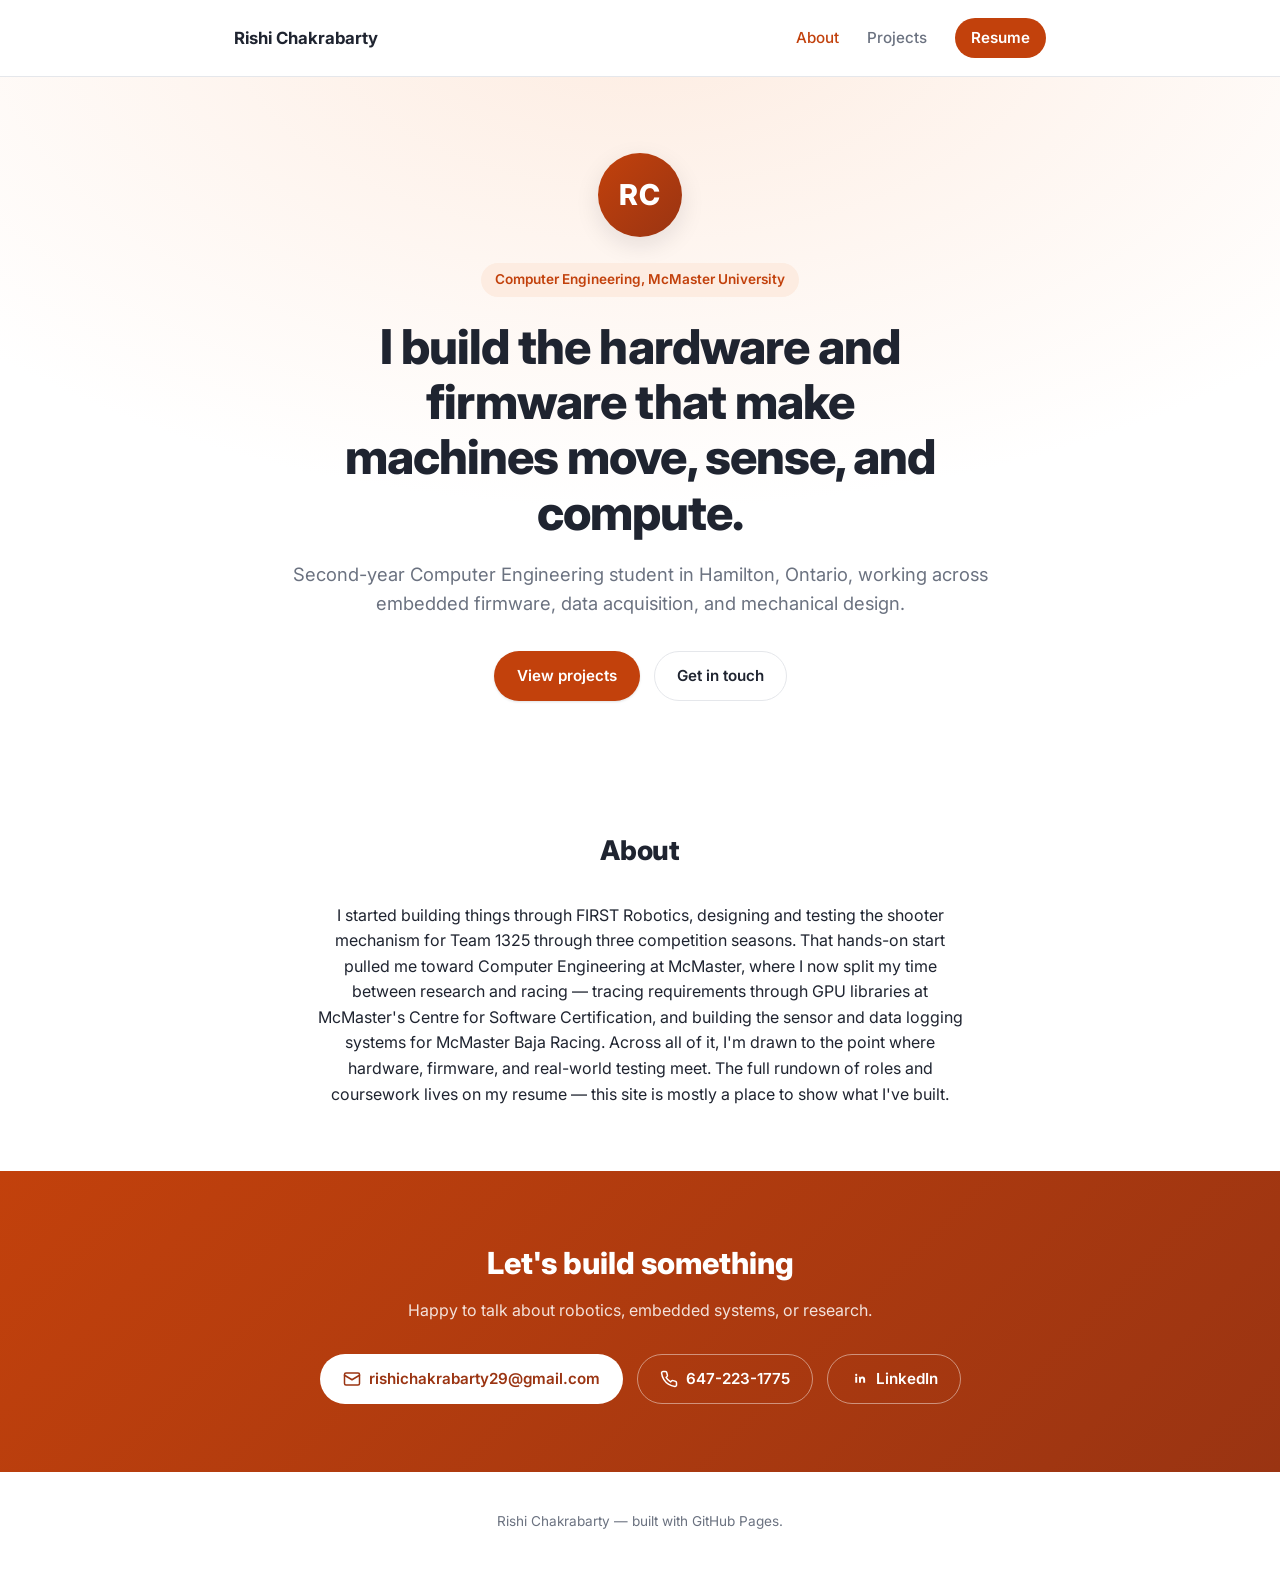
<file: index.html>
<!DOCTYPE html>
<html lang="en">
<head>
<meta charset="UTF-8">
<meta name="viewport" content="width=device-width, initial-scale=1.0">
<title>Rishi Chakrabarty — About</title>
<meta name="description" content="Rishi Chakrabarty, Computer Engineering student at McMaster University.">
<link rel="preconnect" href="https://fonts.googleapis.com">
<link rel="preconnect" href="https://fonts.gstatic.com" crossorigin>
<link href="https://fonts.googleapis.com/css2?family=Inter:wght@400;500;600;700;800&display=swap" rel="stylesheet">
<link rel="stylesheet" href="style.css">
</head>
<body>

<header class="site-header">
  <div class="header-inner">
    <a href="index.html" class="wordmark">Rishi Chakrabarty</a>
    <nav class="site-nav">
      <a href="index.html" class="nav-link active">About</a>
      <a href="projects.html" class="nav-link">Projects</a>
      <!-- TODO: point this at your hosted resume link -->
      <a href="#" class="nav-link nav-resume">Resume</a>
    </nav>
  </div>
</header>

<section class="band hero-band">
  <div class="wrap hero">
    <div class="avatar">RC</div>
    <p class="hero-eyebrow">Computer Engineering, McMaster University</p>
    <h1>I build the hardware and firmware that make machines move, sense, and compute.</h1>
    <p class="hero-sub">Second-year Computer Engineering student in Hamilton, Ontario, working across embedded firmware, data acquisition, and mechanical design.</p>
    <div class="hero-actions">
      <a href="projects.html" class="btn btn-primary">View projects</a>
      <a href="#contact" class="btn btn-outline">Get in touch</a>
    </div>
  </div>
</section>

<section class="band block">
  <div class="wrap">
    <div class="block-head">
      <h2>About</h2>
    </div>
    <p class="lede centered">
      I started building things through FIRST Robotics, designing and testing the shooter mechanism
      for Team 1325 through three competition seasons. That hands-on start pulled me toward
      Computer Engineering at McMaster, where I now split my time between research and racing —
      tracing requirements through GPU libraries at McMaster's Centre for Software Certification, and
      building the sensor and data logging systems for McMaster Baja Racing. Across all of it, I'm
      drawn to the point where hardware, firmware, and real-world testing meet. The full rundown of
      roles and coursework lives on my resume — this site is mostly a place to show what I've built.
    </p>
  </div>
</section>

<section class="band cta-band" id="contact">
  <div class="wrap contact-block">
    <h2>Let's build something</h2>
    <p class="lede centered">Happy to talk about robotics, embedded systems, or research.</p>
    <div class="cta-buttons">
      <a class="btn btn-on-dark" href="mailto:rishichakrabarty29@gmail.com">
        <svg viewBox="0 0 24 24" fill="none" stroke="currentColor" stroke-width="2" stroke-linecap="round" stroke-linejoin="round"><rect x="2" y="4" width="20" height="16" rx="2"/><path d="m2 7 10 6 10-6"/></svg>
        rishichakrabarty29@gmail.com
      </a>
      <a class="btn btn-outline-on-dark" href="tel:+16472231775">
        <svg viewBox="0 0 24 24" fill="none" stroke="currentColor" stroke-width="2" stroke-linecap="round" stroke-linejoin="round"><path d="M22 16.92v3a2 2 0 0 1-2.18 2 19.79 19.79 0 0 1-8.63-3.07 19.5 19.5 0 0 1-6-6 19.79 19.79 0 0 1-3.07-8.67A2 2 0 0 1 4.11 2h3a2 2 0 0 1 2 1.72c.13.96.36 1.9.7 2.81a2 2 0 0 1-.45 2.11L8.09 9.91a16 16 0 0 0 6 6l1.27-1.27a2 2 0 0 1 2.11-.45c.91.34 1.85.57 2.81.7A2 2 0 0 1 22 16.92z"/></svg>
        647-223-1775
      </a>
      <a class="btn btn-outline-on-dark" href="https://www.linkedin.com/in/rishi-chakrabarty-370bb5281/" target="_blank" rel="noopener">
        <svg viewBox="0 0 24 24" fill="currentColor"><rect width="24" height="24" rx="4" fill="none"/><path d="M7 9h2.6v8H7zM8.3 8a1.45 1.45 0 1 1 0-2.9 1.45 1.45 0 0 1 0 2.9zM11.6 9h2.5v1.3c.4-.7 1.3-1.5 2.7-1.5 2 0 3.4 1.3 3.4 4V17h-2.6v-3.8c0-1-.4-1.8-1.4-1.8-.8 0-1.3.5-1.5 1-.1.2-.1.5-.1.8V17h-2.6c0-.1 0-6.6 0-8z"/></svg>
        LinkedIn
      </a>
    </div>
  </div>
</section>

<footer class="site-footer">
  <div class="wrap">
    <p>Rishi Chakrabarty — built with GitHub Pages.</p>
  </div>
</footer>

</body>
</html>
</file>
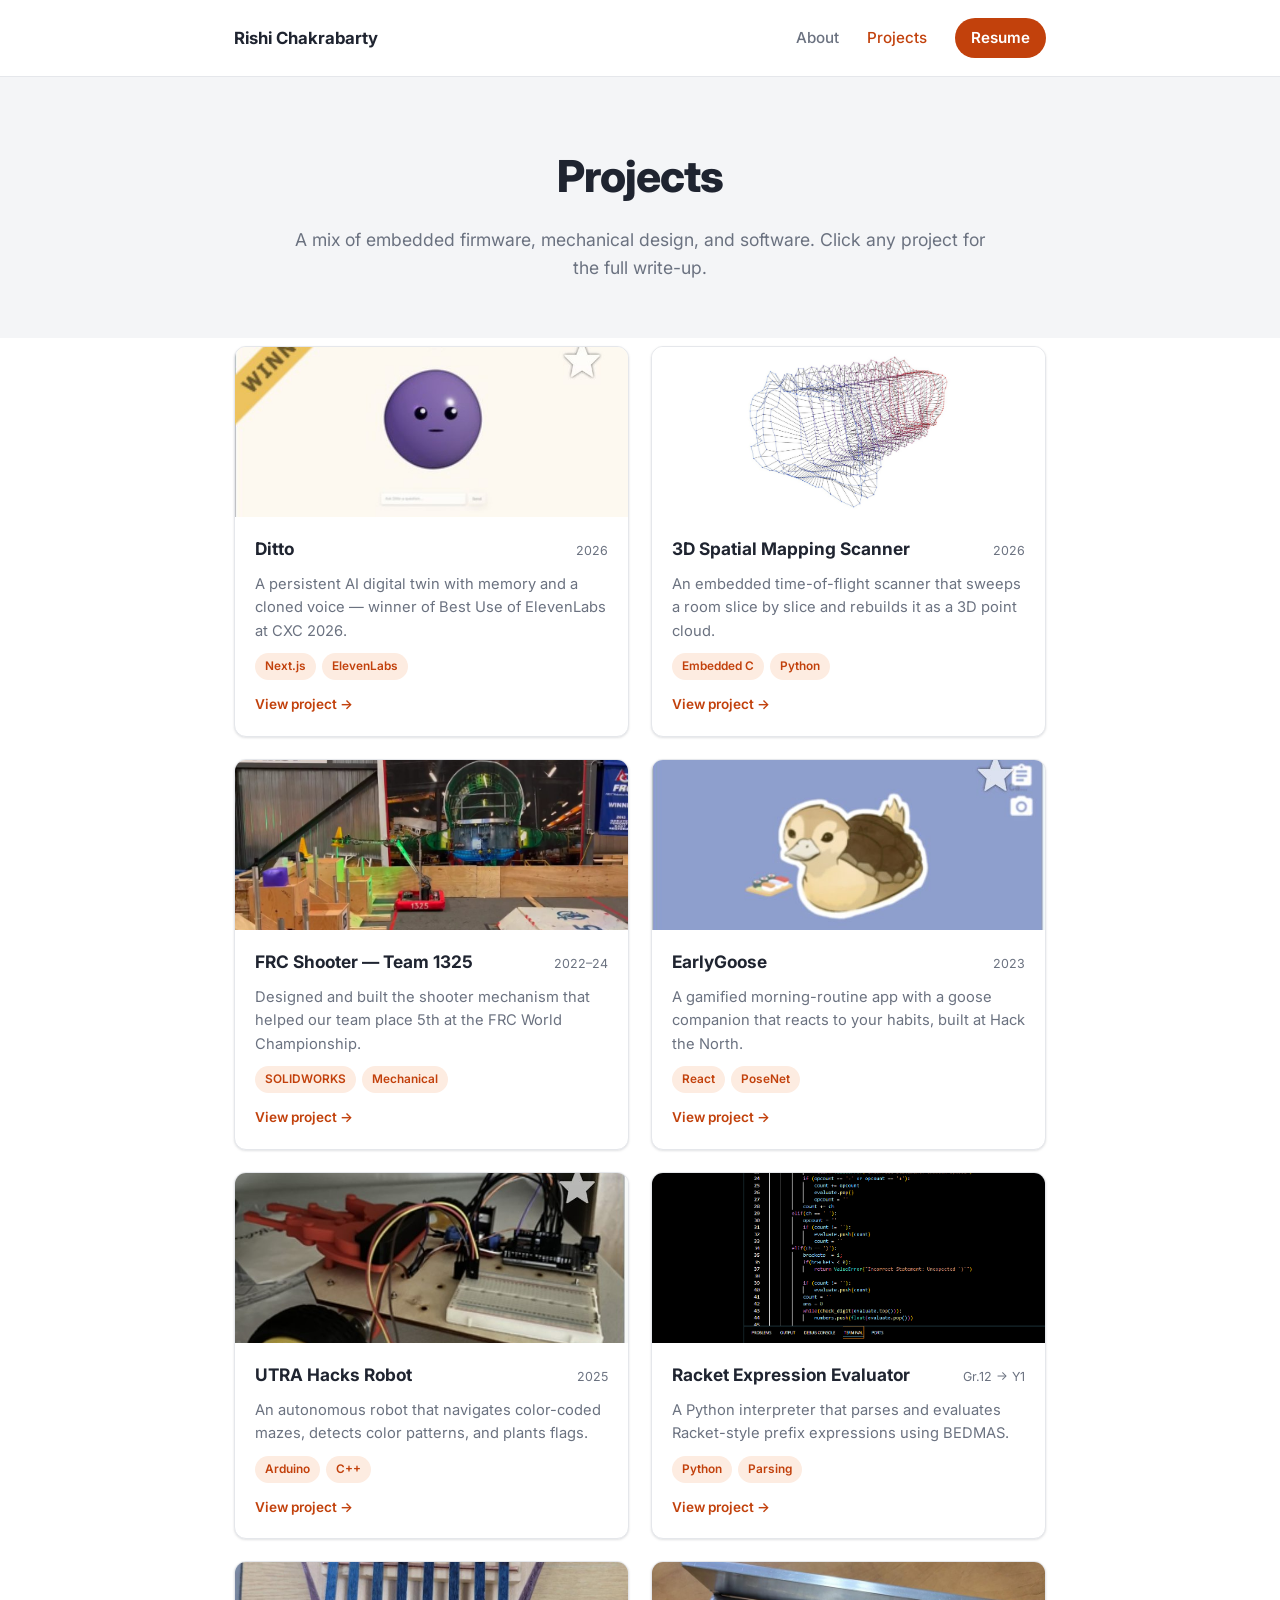
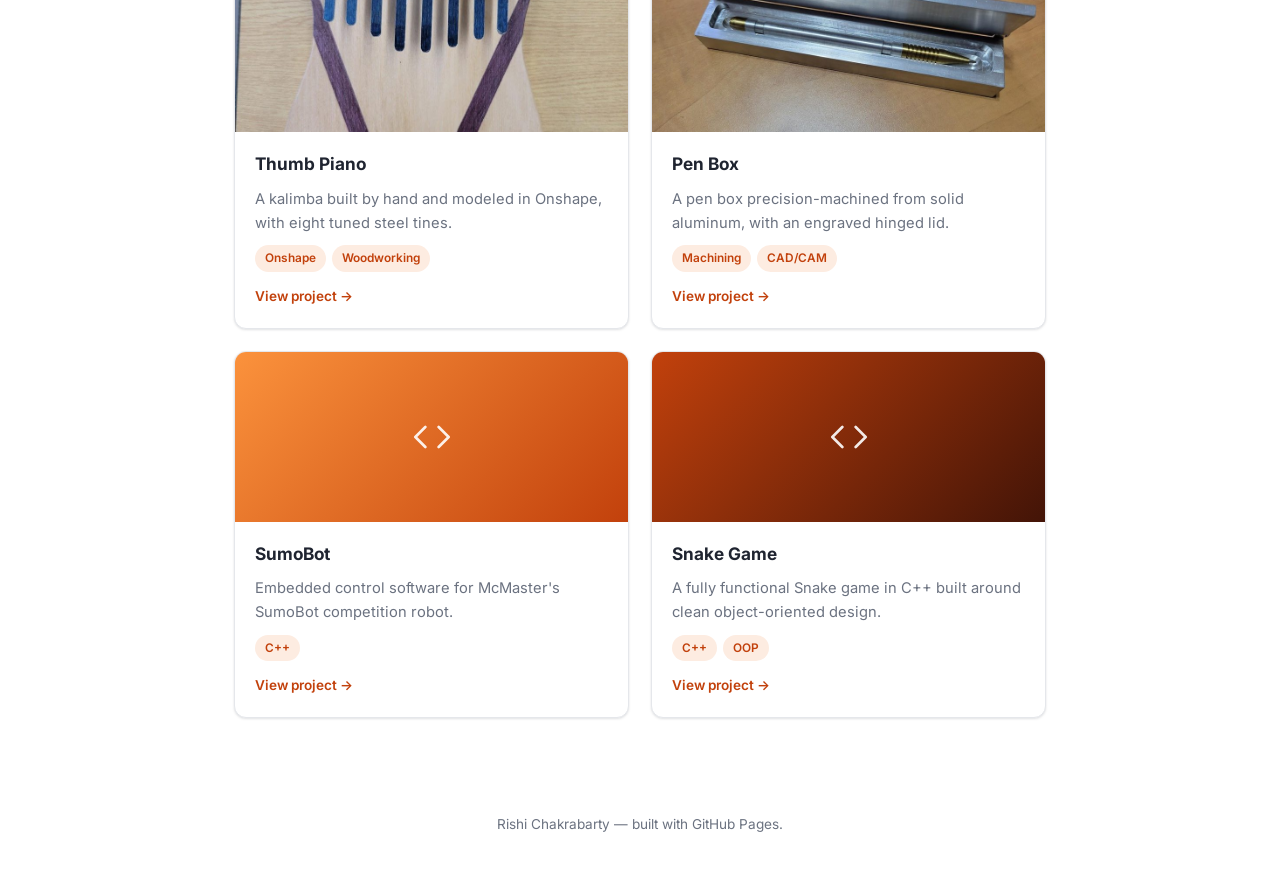
<file: projects.html>
<!DOCTYPE html>
<html lang="en">
<head>
<meta charset="UTF-8">
<meta name="viewport" content="width=device-width, initial-scale=1.0">
<title>Rishi Chakrabarty — Projects</title>
<meta name="description" content="Selected projects by Rishi Chakrabarty spanning embedded firmware, robotics, and software.">
<link rel="preconnect" href="https://fonts.googleapis.com">
<link rel="preconnect" href="https://fonts.gstatic.com" crossorigin>
<link href="https://fonts.googleapis.com/css2?family=Inter:wght@400;500;600;700;800&display=swap" rel="stylesheet">
<link rel="stylesheet" href="style.css">
</head>
<body>

<header class="site-header">
  <div class="header-inner">
    <a href="index.html" class="wordmark">Rishi Chakrabarty</a>
    <nav class="site-nav">
      <a href="index.html" class="nav-link">About</a>
      <a href="projects.html" class="nav-link active">Projects</a>
      <!-- TODO: point this at your hosted resume link -->
      <a href="#" class="nav-link nav-resume">Resume</a>
    </nav>
  </div>
</header>

<section class="band page-head-band">
  <div class="wrap page-head">
    <h1>Projects</h1>
    <p>A mix of embedded firmware, mechanical design, and software. Click any project for the full write-up.</p>
  </div>
</section>

<div class="wrap">
  <div class="projects-grid">

    <div class="project-card" role="button" tabindex="0" onclick="openModal('ditto')" onkeydown="if(event.key==='Enter'||event.key===' '){event.preventDefault();openModal('ditto');}">
      <img class="card-cover" src="images/ditto-cover.jpg" alt="Ditto, an AI digital twin, shown as a purple avatar with a chat box.">
      <div class="card-body">
        <div class="card-head">
          <h3>Ditto</h3>
          <span class="card-dates">2026</span>
        </div>
        <p class="card-teaser">A persistent AI digital twin with memory and a cloned voice — winner of Best Use of ElevenLabs at CXC 2026.</p>
        <div class="card-tags"><span class="tag">Next.js</span><span class="tag">ElevenLabs</span></div>
        <span class="card-cta">View project →</span>
      </div>
    </div>

    <div class="project-card" role="button" tabindex="0" onclick="openModal('scanner')" onkeydown="if(event.key==='Enter'||event.key===' '){event.preventDefault();openModal('scanner');}">
      <img class="card-cover" style="object-fit:contain; background:#fff; padding:6px;" src="images/lidar-scan-iso.jpg" alt="3D wireframe point cloud of a hallway reconstructed by the scanner.">
      <div class="card-body">
        <div class="card-head">
          <h3>3D Spatial Mapping Scanner</h3>
          <span class="card-dates">2026</span>
        </div>
        <p class="card-teaser">An embedded time-of-flight scanner that sweeps a room slice by slice and rebuilds it as a 3D point cloud.</p>
        <div class="card-tags"><span class="tag">Embedded C</span><span class="tag">Python</span></div>
        <span class="card-cta">View project →</span>
      </div>
    </div>

    <div class="project-card" role="button" tabindex="0" onclick="openModal('frc')" onkeydown="if(event.key==='Enter'||event.key===' '){event.preventDefault();openModal('frc');}">
      <img class="card-cover" src="images/frc-field.jpg" alt="Robot 1325 on the competition field.">
      <div class="card-body">
        <div class="card-head">
          <h3>FRC Shooter — Team 1325</h3>
          <span class="card-dates">2022–24</span>
        </div>
        <p class="card-teaser">Designed and built the shooter mechanism that helped our team place 5th at the FRC World Championship.</p>
        <div class="card-tags"><span class="tag">SOLIDWORKS</span><span class="tag">Mechanical</span></div>
        <span class="card-cta">View project →</span>
      </div>
    </div>

    <div class="project-card" role="button" tabindex="0" onclick="openModal('earlygoose')" onkeydown="if(event.key==='Enter'||event.key===' '){event.preventDefault();openModal('earlygoose');}">
      <img class="card-cover" src="images/earlygoose-cover.jpg" alt="EarlyGoose app mascot, an illustrated goose.">
      <div class="card-body">
        <div class="card-head">
          <h3>EarlyGoose</h3>
          <span class="card-dates">2023</span>
        </div>
        <p class="card-teaser">A gamified morning-routine app with a goose companion that reacts to your habits, built at Hack the North.</p>
        <div class="card-tags"><span class="tag">React</span><span class="tag">PoseNet</span></div>
        <span class="card-cta">View project →</span>
      </div>
    </div>

    <div class="project-card" role="button" tabindex="0" onclick="openModal('utra')" onkeydown="if(event.key==='Enter'||event.key===' '){event.preventDefault();openModal('utra');}">
      <img class="card-cover" src="images/utra-robot.jpg" alt="Autonomous robot with a claw mechanism, breadboard, and Arduino wired on a wooden chassis.">
      <div class="card-body">
        <div class="card-head">
          <h3>UTRA Hacks Robot</h3>
          <span class="card-dates">2025</span>
        </div>
        <p class="card-teaser">An autonomous robot that navigates color-coded mazes, detects color patterns, and plants flags.</p>
        <div class="card-tags"><span class="tag">Arduino</span><span class="tag">C++</span></div>
        <span class="card-cta">View project →</span>
      </div>
    </div>

    <div class="project-card" role="button" tabindex="0" onclick="openModal('racket')" onkeydown="if(event.key==='Enter'||event.key===' '){event.preventDefault();openModal('racket');}">
      <img class="card-cover" src="images/racket-code.png" alt="VS Code screenshot of the Racket expression evaluator.">
      <div class="card-body">
        <div class="card-head">
          <h3>Racket Expression Evaluator</h3>
          <span class="card-dates">Gr.12 → Y1</span>
        </div>
        <p class="card-teaser">A Python interpreter that parses and evaluates Racket-style prefix expressions using BEDMAS.</p>
        <div class="card-tags"><span class="tag">Python</span><span class="tag">Parsing</span></div>
        <span class="card-cta">View project →</span>
      </div>
    </div>

    <div class="project-card" role="button" tabindex="0" onclick="openModal('thumbpiano')" onkeydown="if(event.key==='Enter'||event.key===' '){event.preventDefault();openModal('thumbpiano');}">
      <img class="card-cover" src="images/thumb-piano.jpg" alt="Handmade wooden thumb piano with eight tuned steel tines.">
      <div class="card-body">
        <div class="card-head">
          <h3>Thumb Piano</h3>
        </div>
        <p class="card-teaser">A kalimba built by hand and modeled in Onshape, with eight tuned steel tines.</p>
        <div class="card-tags"><span class="tag">Onshape</span><span class="tag">Woodworking</span></div>
        <span class="card-cta">View project →</span>
      </div>
    </div>

    <div class="project-card" role="button" tabindex="0" onclick="openModal('penbox')" onkeydown="if(event.key==='Enter'||event.key===' '){event.preventDefault();openModal('penbox');}">
      <img class="card-cover" src="images/pen-box-1.jpg" alt="Precision-machined aluminum pen box holding a pen.">
      <div class="card-body">
        <div class="card-head">
          <h3>Pen Box</h3>
        </div>
        <p class="card-teaser">A pen box precision-machined from solid aluminum, with an engraved hinged lid.</p>
        <div class="card-tags"><span class="tag">Machining</span><span class="tag">CAD/CAM</span></div>
        <span class="card-cta">View project →</span>
      </div>
    </div>

    <div class="project-card" role="button" tabindex="0" onclick="openModal('sumobot')" onkeydown="if(event.key==='Enter'||event.key===' '){event.preventDefault();openModal('sumobot');}">
      <div class="card-cover-placeholder grad-2">
        <svg viewBox="0 0 24 24" fill="none" stroke="currentColor" stroke-width="1.6" stroke-linecap="round" stroke-linejoin="round"><polyline points="16 18 22 12 16 6"/><polyline points="8 6 2 12 8 18"/></svg>
      </div>
      <div class="card-body">
        <div class="card-head">
          <h3>SumoBot</h3>
        </div>
        <p class="card-teaser">Embedded control software for McMaster's SumoBot competition robot.</p>
        <div class="card-tags"><span class="tag">C++</span></div>
        <span class="card-cta">View project →</span>
      </div>
    </div>

    <div class="project-card" role="button" tabindex="0" onclick="openModal('snake')" onkeydown="if(event.key==='Enter'||event.key===' '){event.preventDefault();openModal('snake');}">
      <div class="card-cover-placeholder grad-3">
        <svg viewBox="0 0 24 24" fill="none" stroke="currentColor" stroke-width="1.6" stroke-linecap="round" stroke-linejoin="round"><polyline points="16 18 22 12 16 6"/><polyline points="8 6 2 12 8 18"/></svg>
      </div>
      <div class="card-body">
        <div class="card-head">
          <h3>Snake Game</h3>
        </div>
        <p class="card-teaser">A fully functional Snake game in C++ built around clean object-oriented design.</p>
        <div class="card-tags"><span class="tag">C++</span><span class="tag">OOP</span></div>
        <span class="card-cta">View project →</span>
      </div>
    </div>

  </div>
</div>

<footer class="site-footer">
  <div class="wrap">
    <p>Rishi Chakrabarty — built with GitHub Pages.</p>
  </div>
</footer>

<!-- ===================== Modals ===================== -->

<div class="modal-overlay" id="modal-ditto" onclick="if(event.target===this)closeModal('ditto')">
  <div class="modal-box" role="dialog" aria-modal="true" aria-labelledby="ditto-title">
    <button class="modal-close" onclick="closeModal('ditto')" aria-label="Close">
      <svg viewBox="0 0 24 24" fill="none" stroke="currentColor" stroke-width="2" stroke-linecap="round"><path d="M18 6 6 18M6 6l12 12"/></svg>
    </button>
    <div class="modal-cover single">
      <img src="images/ditto-cover.jpg" alt="Ditto's purple avatar interface with a chat box and feature buttons.">
    </div>
    <div class="modal-body">
      <div class="title-block">
        <h2 id="ditto-title">Ditto</h2>
        <span class="project-dates">CXC 2026 — AI Hackathon</span>
      </div>
      <div class="tag-row">
        <span class="tag">Next.js</span>
        <span class="tag">TypeScript</span>
        <span class="tag">Three.js</span>
        <span class="tag">ElevenLabs</span>
        <span class="tag">Solana</span>
      </div>
      <div class="project-body">
        <p>
          Ditto is a digital twin that's meant to think, remember, and speak like its user rather than
          like a generic chatbot. People build their twin through a personality quiz, ongoing diary
          entries that become long-term memory, and a short voice recording used to clone their voice —
          then can hold conversations with it the way they would with themselves.
        </p>
        <p>
          Our team of four built it with Next.js and TypeScript, with a Three.js avatar that lip-syncs
          to ElevenLabs-generated speech. Diary entries are embedded into a vector database for
          retrieval-augmented responses, and a hash-only verification layer on Solana confirms each
          twin's identity without storing personal data on-chain.
        </p>
        <p>The project won <strong>Best Use of ElevenLabs</strong> at CXC 2026.</p>
      </div>
      <div class="modal-links">
        <a href="https://github.com/Pumkinmarble/cxc2026" target="_blank" rel="noopener">GitHub ↗</a>
        <a href="https://devpost.com/software/ditto-fw1zob" target="_blank" rel="noopener">Devpost ↗</a>
      </div>
    </div>
  </div>
</div>

<div class="modal-overlay" id="modal-scanner" onclick="if(event.target===this)closeModal('scanner')">
  <div class="modal-box" role="dialog" aria-modal="true" aria-labelledby="scanner-title">
    <button class="modal-close" onclick="closeModal('scanner')" aria-label="Close">
      <svg viewBox="0 0 24 24" fill="none" stroke="currentColor" stroke-width="2" stroke-linecap="round"><path d="M18 6 6 18M6 6l12 12"/></svg>
    </button>
    <div class="modal-cover">
      <img src="images/lidar-hardware.jpg" alt="The scanner hardware: a microcontroller, stepper motor and ToF sensor wired inside a cardboard enclosure.">
      <img style="object-fit:contain; background:#fff; padding:6px;" src="images/lidar-scan-iso.jpg" alt="Isometric view of the 3D wireframe reconstruction of a hallway.">
    </div>
    <div class="modal-body">
      <div class="title-block">
        <h2 id="scanner-title">3D Spatial Mapping Scanner</h2>
        <span class="project-dates">COMPENG 2DX3 — 2026</span>
      </div>
      <div class="tag-row">
        <span class="tag">Embedded C</span>
        <span class="tag">MSP432E401Y</span>
        <span class="tag">I2C / UART</span>
        <span class="tag">Python</span>
        <span class="tag">Open3D</span>
      </div>
      <div class="project-body">
        <p>
          A low-cost embedded system that maps indoor spaces in 3D. A VL53L1X time-of-flight sensor
          mounted on a stepper motor sweeps a full 360° in 64 steps, taking a distance reading every
          5.625°. Moving the device forward between sweeps stacks those 2D slices into a 3D
          representation of the space.
        </p>
        <p>
          I wrote the firmware for the MSP432E401Y microcontroller: reading the sensor over I2C,
          driving the stepper through a ULN2003 driver, push-button start and pause control, and
          status LEDs for measurement, transmission and motor state. Everything runs on polling so
          each reading lines up with a known motor angle. Measurements stream to a PC over UART at
          115,200 baud, where a Python script converts them from polar to Cartesian coordinates and
          renders the point cloud with Open3D.
        </p>
        <p>
          For the final scan I captured 30 slices spaced 30 mm apart along a campus hallway, and the
          reconstruction matched the shape of the real space.
        </p>
      </div>
      <div class="modal-cover" style="margin-top:16px; border-radius: var(--radius-sm); overflow:hidden;">
        <img src="images/lidar-hallway.jpg" alt="The campus hallway that was scanned.">
        <img style="object-fit:contain; background:#fff; padding:6px;" src="images/lidar-scan-front.jpg" alt="Front view of the 3D reconstruction, looking down the scanned hallway.">
      </div>
      <p class="modal-caption">The hallway that was scanned, and the front view of its reconstruction.</p>
    </div>
  </div>
</div>

<div class="modal-overlay" id="modal-frc" onclick="if(event.target===this)closeModal('frc')">
  <div class="modal-box" role="dialog" aria-modal="true" aria-labelledby="frc-title">
    <button class="modal-close" onclick="closeModal('frc')" aria-label="Close">
      <svg viewBox="0 0 24 24" fill="none" stroke="currentColor" stroke-width="2" stroke-linecap="round"><path d="M18 6 6 18M6 6l12 12"/></svg>
    </button>
    <div class="modal-cover">
      <img src="images/shooter-cad-1.png" alt="Full SOLIDWORKS assembly of the FRC shooter on the robot chassis.">
      <img src="images/frc-field.jpg" alt="Robot 1325 on the competition field during a match.">
    </div>
    <div class="modal-body">
      <div class="title-block">
        <h2 id="frc-title">FRC Shooter — Team 1325</h2>
        <span class="project-dates">2022 – 2024</span>
      </div>
      <div class="tag-row">
        <span class="tag">SOLIDWORKS</span>
        <span class="tag">Mechanical design</span>
        <span class="tag">FRC regulations</span>
      </div>
      <div class="project-body">
        <p>
          For the 2024 FIRST Robotics Competition, I designed and built the shooter for our robot —
          the component responsible for our performance at the World Championship, where we ranked
          5th in our division. The design requirements were accuracy, consistency, speed, and
          reliability, with a mechanism that could adjust to different ranges and angles.
        </p>
        <p>
          I sketched and modeled the shooter in SOLIDWORKS, then selected lightweight, durable
          materials to keep it effective while staying within the competition's weight limits. Each
          prototype was tested against shooting distance, accuracy, and reload time, with that
          feedback feeding directly back into the next revision.
        </p>
      </div>
      <div class="modal-cover" style="margin-top:16px; border-radius: var(--radius-sm); overflow:hidden;">
        <img src="images/shooter-cad-2.png" alt="Close-up SOLIDWORKS render of the shooter's roller and gearing mechanism.">
        <img src="images/frc-team.jpg" alt="Team 1325 posing with their winner banner from the FIRST Ontario District Centennial College Event, 2024.">
      </div>
      <p class="modal-caption">Shooter CAD detail, and Team 1325 after winning the FIRST Ontario District Centennial College Event, 2024.</p>
    </div>
  </div>
</div>

<div class="modal-overlay" id="modal-earlygoose" onclick="if(event.target===this)closeModal('earlygoose')">
  <div class="modal-box" role="dialog" aria-modal="true" aria-labelledby="earlygoose-title">
    <button class="modal-close" onclick="closeModal('earlygoose')" aria-label="Close">
      <svg viewBox="0 0 24 24" fill="none" stroke="currentColor" stroke-width="2" stroke-linecap="round"><path d="M18 6 6 18M6 6l12 12"/></svg>
    </button>
    <div class="modal-cover single">
      <img src="images/earlygoose-cover.jpg" alt="EarlyGoose illustrated goose mascot on a purple background.">
    </div>
    <div class="modal-body">
      <div class="title-block">
        <h2 id="earlygoose-title">EarlyGoose</h2>
        <span class="project-dates">Hack the North 2023</span>
      </div>
      <div class="tag-row">
        <span class="tag">React</span>
        <span class="tag">Tailwind CSS</span>
        <span class="tag">PoseNet</span>
      </div>
      <div class="project-body">
        <p>
          EarlyGoose is a habit-building website built around an animated goose avatar that reacts to
          whether the user is actually keeping up with their morning routine. The idea grew out of
          wanting an alarm clock that gets people out of bed, and turned into a lighthearted, gamified
          take on habit tracking rather than a typical productivity app.
        </p>
        <p>
          Our team of four built it in React and Tailwind CSS over 36 hours, using PoseNet and
          TensorFlow to detect whether the user was still lying in bed. Most of the stack was new to
          us going in, learned on the fly over the course of the hackathon.
        </p>
      </div>
      <div class="modal-links">
        <a href="https://github.com/RickeyZh/hackthenorth2023" target="_blank" rel="noopener">GitHub ↗</a>
        <a href="https://devpost.com/software/early-goose" target="_blank" rel="noopener">Devpost ↗</a>
      </div>
    </div>
  </div>
</div>

<div class="modal-overlay" id="modal-utra" onclick="if(event.target===this)closeModal('utra')">
  <div class="modal-box" role="dialog" aria-modal="true" aria-labelledby="utra-title">
    <button class="modal-close" onclick="closeModal('utra')" aria-label="Close">
      <svg viewBox="0 0 24 24" fill="none" stroke="currentColor" stroke-width="2" stroke-linecap="round"><path d="M18 6 6 18M6 6l12 12"/></svg>
    </button>
    <div class="modal-cover single">
      <img src="images/utra-robot.jpg" alt="Autonomous robot with a claw mechanism, breadboard, and Arduino wired on a wooden chassis.">
    </div>
    <div class="modal-body">
      <div class="title-block">
        <h2 id="utra-title">UTRA Hacks Robot</h2>
        <span class="project-dates">UTRA Hacks 2025</span>
      </div>
      <div class="tag-row">
        <span class="tag">Arduino</span>
        <span class="tag">C++</span>
        <span class="tag">Embedded firmware</span>
      </div>
      <div class="project-body">
        <p>
          Built for UTRA Hacks 2025, this robot tackled three autonomous challenges: color detection
          and flag placement, maze navigation, and color pattern recognition. It ran on an Arduino Uno
          R4 with JGA25-370 gearmotors, an L298 motor driver, and a TCS34725 RGB color sensor, and
          completed all three challenge courses.
        </p>
        <p>
          I designed and developed the firmware control logic for the robot under strict real-time
          constraints, implementing embedded C++ drivers to interface the sensors, actuators, and
          microcontroller at the hardware level. Most of the debugging time went into timing issues,
          sensor noise, and non-deterministic behavior through iterative testing.
        </p>
      </div>
      <div class="modal-links">
        <a href="https://github.com/GkartheekC/UTRA-Hacks-Robot" target="_blank" rel="noopener">GitHub ↗</a>
        <a href="https://devpost.com/software/challenge-one" target="_blank" rel="noopener">Devpost ↗</a>
      </div>
    </div>
  </div>
</div>

<div class="modal-overlay" id="modal-racket" onclick="if(event.target===this)closeModal('racket')">
  <div class="modal-box" role="dialog" aria-modal="true" aria-labelledby="racket-title">
    <button class="modal-close" onclick="closeModal('racket')" aria-label="Close">
      <svg viewBox="0 0 24 24" fill="none" stroke="currentColor" stroke-width="2" stroke-linecap="round"><path d="M18 6 6 18M6 6l12 12"/></svg>
    </button>
    <div class="modal-cover single">
      <img src="images/racket-code.png" alt="VS Code screenshot showing the racket_calculator function and a terminal session evaluating Racket expressions.">
    </div>
    <div class="modal-body">
      <div class="title-block">
        <h2 id="racket-title">Racket Expression Evaluator</h2>
        <span class="project-dates">Grade 12 → First year</span>
      </div>
      <div class="tag-row">
        <span class="tag">Python</span>
        <span class="tag">Parsing</span>
        <span class="tag">Algorithms</span>
      </div>
      <div class="project-body">
        <p>
          A Python interpreter that reads and evaluates Racket-style expressions written in prefix
          notation. It started as my Grade 12 Computer Science project: a solver that applied BEDMAS
          order of operations to prefix expressions, with error-checking to catch invalid input and
          keep computations accurate. I later revisited it to implement the order of operations
          through recursive parsing and structured expression evaluation, and added more robust
          exception handling for malformed input and edge cases.
        </p>
      </div>
    </div>
  </div>
</div>

<div class="modal-overlay" id="modal-thumbpiano" onclick="if(event.target===this)closeModal('thumbpiano')">
  <div class="modal-box" role="dialog" aria-modal="true" aria-labelledby="thumbpiano-title">
    <button class="modal-close" onclick="closeModal('thumbpiano')" aria-label="Close">
      <svg viewBox="0 0 24 24" fill="none" stroke="currentColor" stroke-width="2" stroke-linecap="round"><path d="M18 6 6 18M6 6l12 12"/></svg>
    </button>
    <div class="modal-cover single">
      <img src="images/thumb-piano.jpg" alt="Handmade wooden thumb piano with eight tuned steel tines and a dark wood inlay.">
    </div>
    <div class="modal-body">
      <div class="title-block">
        <h2 id="thumbpiano-title">Thumb Piano</h2>
      </div>
      <div class="tag-row">
        <span class="tag">Onshape</span>
        <span class="tag">Woodworking</span>
        <span class="tag">CAD</span>
      </div>
      <div class="project-body">
        <p>
          A kalimba (thumb piano) modeled in Onshape and built by hand. The plywood body has a dark
          wood inlay running down the front, with eight tuned steel tines held in place by a bridge
          and pressure bar over a support rod — the mechanism that lets each tine be plucked and
          re-tuned by adjusting how far it extends.
        </p>
      </div>
      <div class="modal-links">
        <a href="https://cad.onshape.com/documents/c86ed0e3c5eb8801c652483e/w/1bd62ac3de7291c5beade4d7/e/148ca5f8b8be49d28a4d35ff" target="_blank" rel="noopener">Onshape model ↗</a>
      </div>
    </div>
  </div>
</div>

<div class="modal-overlay" id="modal-penbox" onclick="if(event.target===this)closeModal('penbox')">
  <div class="modal-box" role="dialog" aria-modal="true" aria-labelledby="penbox-title">
    <button class="modal-close" onclick="closeModal('penbox')" aria-label="Close">
      <svg viewBox="0 0 24 24" fill="none" stroke="currentColor" stroke-width="2" stroke-linecap="round"><path d="M18 6 6 18M6 6l12 12"/></svg>
    </button>
    <div class="modal-cover">
      <img src="images/pen-box-1.jpg" alt="Open aluminum pen box with a machined pen resting in a milled cavity.">
      <img src="images/pen-box-2.jpg" alt="Closed pen box with an engraved maple leaf and lettering on the lid.">
    </div>
    <div class="modal-body">
      <div class="title-block">
        <h2 id="penbox-title">Pen Box</h2>
      </div>
      <div class="tag-row">
        <span class="tag">Machining</span>
        <span class="tag">CAD/CAM</span>
        <span class="tag">Metalworking</span>
      </div>
      <div class="project-body">
        <p>
          A pen box precision-machined from a solid block of aluminum, with a hinged lid and an
          interior cavity milled to the exact shape of the pen it holds. The lid is engraved with a
          maple leaf and lettering, finished by hand after machining.
        </p>
      </div>
    </div>
  </div>
</div>

<div class="modal-overlay" id="modal-sumobot" onclick="if(event.target===this)closeModal('sumobot')">
  <div class="modal-box" role="dialog" aria-modal="true" aria-labelledby="sumobot-title">
    <button class="modal-close" onclick="closeModal('sumobot')" aria-label="Close">
      <svg viewBox="0 0 24 24" fill="none" stroke="currentColor" stroke-width="2" stroke-linecap="round"><path d="M18 6 6 18M6 6l12 12"/></svg>
    </button>
    <div class="modal-body" style="padding-top:34px;">
      <div class="title-block">
        <h2 id="sumobot-title">SumoBot</h2>
      </div>
      <div class="tag-row">
        <span class="tag">C++</span>
        <span class="tag">Embedded systems</span>
      </div>
      <div class="project-body">
        <ul style="margin:0; padding-left:1.2em; color:var(--text);">
          <li style="margin-bottom:8px;">Developed embedded control software for McMaster's SumoBot competition robot using C++ on microcontrollers.</li>
          <li style="margin-bottom:8px;">Implemented movement strategies, sensor-based decision making, and real-time control loops for autonomous behavior.</li>
          <li>Tested and refined software behavior through repeated hardware trials and competition-focused iteration.</li>
        </ul>
      </div>
    </div>
  </div>
</div>

<div class="modal-overlay" id="modal-snake" onclick="if(event.target===this)closeModal('snake')">
  <div class="modal-box" role="dialog" aria-modal="true" aria-labelledby="snake-title">
    <button class="modal-close" onclick="closeModal('snake')" aria-label="Close">
      <svg viewBox="0 0 24 24" fill="none" stroke="currentColor" stroke-width="2" stroke-linecap="round"><path d="M18 6 6 18M6 6l12 12"/></svg>
    </button>
    <div class="modal-body" style="padding-top:34px;">
      <div class="title-block">
        <h2 id="snake-title">Snake Game</h2>
      </div>
      <div class="tag-row">
        <span class="tag">C++</span>
        <span class="tag">Object-oriented programming</span>
      </div>
      <div class="project-body">
        <ul style="margin:0; padding-left:1.2em; color:var(--text);">
          <li style="margin-bottom:8px;">Built a fully functional Snake game in C++ using object-oriented programming principles.</li>
          <li style="margin-bottom:8px;">Applied OOP design to modularize game logic, manage dynamic memory safely, and separate concerns.</li>
          <li>Refactored the codebase to improve readability, performance, and overall game state management.</li>
        </ul>
      </div>
    </div>
  </div>
</div>

<script>
  function openModal(id) {
    var overlay = document.getElementById('modal-' + id);
    if (!overlay) return;
    overlay.classList.add('open');
    document.body.style.overflow = 'hidden';
  }
  function closeModal(id) {
    var overlay = document.getElementById('modal-' + id);
    if (!overlay) return;
    overlay.classList.remove('open');
    document.body.style.overflow = '';
  }
  document.addEventListener('keydown', function (e) {
    if (e.key === 'Escape') {
      document.querySelectorAll('.modal-overlay.open').forEach(function (o) {
        o.classList.remove('open');
      });
      document.body.style.overflow = '';
    }
  });
</script>

</body>
</html>
</file>
<file: style.css>
/* ============================================================
   Rishi Chakrabarty — Portfolio
   Standard portfolio template, built as a page: full-width
   alternating bands, a real hero moment, and a timeline —
   not a resume dumped into HTML.
   ============================================================ */

:root {
  --bg: #FFFFFF;
  --bg-tint: #F4F5F7;
  --surface: #FFFFFF;
  --text: #1F2430;
  --text-muted: #6B7280;
  --accent: #C2410C;
  --accent-dark: #9A3412;
  --accent-soft: #FDECE1;
  --border: #E5E7EB;
  --radius: 12px;
  --radius-sm: 8px;
  --shadow: 0 1px 3px rgba(15, 23, 42, 0.08), 0 1px 2px rgba(15, 23, 42, 0.05);
  --shadow-md: 0 8px 24px rgba(15, 23, 42, 0.10);

  --font: "Inter", -apple-system, BlinkMacSystemFont, "Segoe UI", Roboto, sans-serif;
  --measure: 65ch;
}

* { box-sizing: border-box; }
html { scroll-behavior: smooth; }

body {
  margin: 0;
  background: var(--bg);
  color: var(--text);
  font-family: var(--font);
  font-size: 16px;
  line-height: 1.6;
  -webkit-font-smoothing: antialiased;
}

@media (prefers-reduced-motion: reduce) {
  html { scroll-behavior: auto; }
  * { animation-duration: 0.001ms !important; transition-duration: 0.001ms !important; }
}

a { color: inherit; }
a:focus-visible, button:focus-visible { outline: 2px solid var(--accent); outline-offset: 3px; }
img { max-width: 100%; display: block; }

.wrap { max-width: 860px; margin: 0 auto; padding: 0 24px; }

.band { width: 100%; }
.band-tint { background: var(--bg-tint); }

/* ---------- Buttons ---------- */

.btn {
  display: inline-flex;
  align-items: center;
  gap: 8px;
  padding: 12px 22px;
  border-radius: 999px;
  font-weight: 600;
  font-size: 0.95rem;
  text-decoration: none;
  border: 1.5px solid transparent;
  cursor: pointer;
}

.btn svg { width: 18px; height: 18px; flex-shrink: 0; }

.btn-primary { background: var(--accent); color: #fff; box-shadow: var(--shadow); }
.btn-primary:hover { background: var(--accent-dark); }

.btn-outline { background: transparent; border-color: var(--border); color: var(--text); }
.btn-outline:hover { border-color: var(--accent); color: var(--accent); }

.btn-on-dark { background: #fff; color: var(--accent-dark); }
.btn-on-dark:hover { background: #FDECE1; }

.btn-outline-on-dark { background: transparent; border-color: rgba(255,255,255,0.45); color: #fff; }
.btn-outline-on-dark:hover { border-color: #fff; background: rgba(255,255,255,0.1); }

/* ---------- Header ---------- */

.site-header {
  background: rgba(255, 255, 255, 0.9);
  backdrop-filter: blur(8px);
  border-bottom: 1px solid var(--border);
  position: sticky;
  top: 0;
  z-index: 10;
}

.header-inner {
  max-width: 860px;
  margin: 0 auto;
  padding: 18px 24px;
  display: flex;
  align-items: center;
  justify-content: space-between;
  flex-wrap: wrap;
  gap: 10px 20px;
}

.wordmark { font-size: 1.05rem; font-weight: 700; text-decoration: none; color: var(--text); }

.site-nav { display: flex; align-items: center; gap: 28px; }

.nav-link { font-size: 0.95rem; font-weight: 500; text-decoration: none; color: var(--text-muted); }
.nav-link:hover { color: var(--text); }
.nav-link.active { color: var(--accent); }

.nav-resume {
  color: #fff;
  background: var(--accent);
  padding: 8px 16px;
  border-radius: 999px;
  font-weight: 600;
}
.nav-resume:hover { background: var(--accent-dark); color: #fff; }

/* ---------- Hero ---------- */

.hero-band {
  background:
    radial-gradient(ellipse 900px 500px at 50% -10%, var(--accent-soft), transparent),
    var(--bg);
}

.hero {
  padding: 76px 0 64px;
  text-align: center;
}

.avatar {
  width: 84px;
  height: 84px;
  border-radius: 50%;
  margin: 0 auto 26px;
  background: linear-gradient(135deg, var(--accent), var(--accent-dark));
  color: #fff;
  display: flex;
  align-items: center;
  justify-content: center;
  font-weight: 800;
  font-size: 1.8rem;
  letter-spacing: 0.02em;
  box-shadow: var(--shadow-md);
}

.hero-eyebrow {
  display: inline-block;
  color: var(--accent);
  background: var(--accent-soft);
  padding: 6px 14px;
  border-radius: 999px;
  font-size: 0.85rem;
  font-weight: 600;
  margin: 0 0 22px;
}

.hero h1 {
  font-size: clamp(2rem, 4.6vw, 3rem);
  line-height: 1.15;
  font-weight: 800;
  letter-spacing: -0.02em;
  margin: 0 auto 20px;
  max-width: 20ch;
}

.hero-sub {
  max-width: var(--measure);
  margin: 0 auto;
  color: var(--text-muted);
  font-size: 1.15rem;
}

.hero-actions {
  display: flex;
  gap: 14px;
  justify-content: center;
  margin-top: 32px;
  flex-wrap: wrap;
}

/* ---------- Section framing ---------- */

section.block { padding: 64px 0; }

.block-head { margin-bottom: 30px; text-align: center; }

.block-head h2 {
  font-size: 1.7rem;
  font-weight: 800;
  margin: 0;
  letter-spacing: -0.01em;
}

.block-head .block-sub {
  color: var(--text-muted);
  margin: 8px 0 0;
}

.lede { max-width: var(--measure); color: var(--text); }
.lede.centered { margin: 0 auto; text-align: center; }

/* ---------- CTA / contact band ---------- */

.cta-band {
  background: linear-gradient(135deg, var(--accent), var(--accent-dark));
  color: #fff;
}

.contact-block { padding: 68px 0; text-align: center; }
.contact-block h2 { font-size: 1.9rem; font-weight: 800; margin: 0 0 10px; }
.contact-block .lede { margin: 0 auto 30px; color: rgba(255,255,255,0.85); }

.cta-buttons { display: flex; gap: 14px; justify-content: center; flex-wrap: wrap; }

/* ---------- Site footer ---------- */

.site-footer { padding: 26px 0; color: var(--text-muted); font-size: 0.85rem; text-align: center; }

/* ---------- Projects page ---------- */

.page-head-band { background: var(--bg-tint); }

.page-head { padding: 64px 0 56px; text-align: center; }

.page-head h1 {
  font-size: clamp(2rem, 4vw, 2.75rem);
  font-weight: 800;
  letter-spacing: -0.02em;
  margin: 0 0 14px;
}

.page-head p { max-width: var(--measure); margin: 0 auto; color: var(--text-muted); font-size: 1.1rem; }

.projects-list { padding: 56px 0; display: grid; gap: 48px; }

.project-block {
  background: var(--surface);
  border: 1px solid var(--border);
  border-radius: var(--radius);
  box-shadow: var(--shadow-md);
  overflow: hidden;
}

.project-cover {
  display: grid;
  grid-template-columns: 1fr 1fr;
}

.project-cover.single { grid-template-columns: 1fr; }

.project-cover img {
  width: 100%;
  height: 220px;
  object-fit: cover;
  display: block;
}

.project-cover.single img { height: 340px; object-fit: contain; background: #0d1117; }

@media (max-width: 640px) {
  .project-cover { grid-template-columns: 1fr; }
  .project-cover img { height: 200px; }
}

.title-block {
  display: flex;
  justify-content: space-between;
  align-items: baseline;
  gap: 16px;
  flex-wrap: wrap;
  padding: 28px 28px 0;
}

.title-block h2 { font-size: 1.5rem; font-weight: 800; margin: 0; }
.title-block .project-dates { font-size: 0.85rem; color: var(--text-muted); white-space: nowrap; }

.tag-row { display: flex; flex-wrap: wrap; gap: 8px; padding: 14px 28px 0; }

.tag-row .tag {
  font-size: 0.78rem;
  font-weight: 600;
  color: var(--accent);
  background: var(--accent-soft);
  padding: 5px 12px;
  border-radius: 999px;
}

.project-body { padding: 18px 28px 30px; display: grid; gap: 16px; }
.project-body p { margin: 0; max-width: var(--measure); color: var(--text); }

.cover-caption {
  font-size: 0.8rem;
  color: var(--text-muted);
  padding: 10px 28px 0;
}

/* Minor projects */

.minor-projects { display: grid; grid-template-columns: repeat(3, 1fr); gap: 18px; }

.minor-card {
  background: var(--surface);
  border: 1px solid var(--border);
  border-top: 3px solid var(--accent);
  border-radius: var(--radius);
  box-shadow: var(--shadow);
  padding: 22px;
}

.minor-card h3 { font-size: 1.05rem; font-weight: 700; margin: 0 0 8px; }
.minor-stack { font-size: 0.78rem; font-weight: 600; color: var(--accent); margin: 0 0 14px; }
.minor-card ul { margin: 0; padding-left: 1.1em; font-size: 0.94rem; color: var(--text); }
.minor-card li { margin-bottom: 6px; }
.minor-card li:last-child { margin-bottom: 0; }

@media (max-width: 760px) { .minor-projects { grid-template-columns: 1fr; } }

/* ---------- Projects grid (mini blocks) ---------- */

.projects-grid {
  display: grid;
  grid-template-columns: repeat(2, 1fr);
  gap: 22px;
  padding: 8px 0 56px;
}

.project-card {
  background: var(--surface);
  border: 1px solid var(--border);
  border-radius: var(--radius);
  box-shadow: var(--shadow);
  overflow: hidden;
  cursor: pointer;
  text-align: left;
  display: flex;
  flex-direction: column;
  transition: transform 0.15s ease, box-shadow 0.15s ease;
}

.project-card:hover,
.project-card:focus-visible {
  transform: translateY(-3px);
  box-shadow: var(--shadow-md);
}

.card-cover {
  height: 170px;
  width: 100%;
  object-fit: cover;
  display: block;
  background: #0d1117;
}

.card-cover-placeholder {
  height: 170px;
  width: 100%;
  display: flex;
  align-items: center;
  justify-content: center;
}

.card-cover-placeholder svg { width: 40px; height: 40px; color: rgba(255,255,255,0.9); }

.grad-1 { background: linear-gradient(135deg, #EA580C, #9A3412); }
.grad-2 { background: linear-gradient(135deg, #FB923C, #C2410C); }
.grad-3 { background: linear-gradient(135deg, #C2410C, #431407); }

.card-body { padding: 18px 20px 20px; display: flex; flex-direction: column; gap: 10px; flex: 1; }

.card-head { display: flex; justify-content: space-between; align-items: baseline; gap: 10px; }
.card-head h3 { font-size: 1.08rem; font-weight: 700; margin: 0; }
.card-dates { font-size: 0.78rem; color: var(--text-muted); white-space: nowrap; }

.card-teaser { font-size: 0.92rem; color: var(--text-muted); margin: 0; flex: 1; }

.card-tags { display: flex; flex-wrap: wrap; gap: 6px; }
.card-tags .tag {
  font-size: 0.74rem;
  font-weight: 600;
  color: var(--accent);
  background: var(--accent-soft);
  padding: 4px 10px;
  border-radius: 999px;
}

.card-cta {
  font-size: 0.85rem;
  font-weight: 600;
  color: var(--accent);
  margin-top: 4px;
}

@media (max-width: 640px) {
  .projects-grid { grid-template-columns: 1fr; }
}

/* ---------- Project modal ---------- */

.modal-overlay {
  position: fixed;
  inset: 0;
  background: rgba(15, 23, 42, 0.6);
  display: flex;
  justify-content: center;
  align-items: flex-start;
  padding: 48px 20px;
  overflow-y: auto;
  z-index: 100;
  opacity: 0;
  pointer-events: none;
  transition: opacity 0.18s ease;
}

.modal-overlay.open { opacity: 1; pointer-events: auto; }

.modal-box {
  background: var(--surface);
  border-radius: var(--radius);
  max-width: 760px;
  width: 100%;
  overflow: hidden;
  box-shadow: 0 24px 64px rgba(15, 23, 42, 0.35);
  position: relative;
  transform: translateY(14px);
  transition: transform 0.18s ease;
}

.modal-overlay.open .modal-box { transform: translateY(0); }

.modal-close {
  position: absolute;
  top: 14px;
  right: 14px;
  width: 36px;
  height: 36px;
  border-radius: 50%;
  border: none;
  background: rgba(255,255,255,0.92);
  color: var(--text);
  display: flex;
  align-items: center;
  justify-content: center;
  cursor: pointer;
  box-shadow: var(--shadow);
  z-index: 2;
}

.modal-close:hover { background: #fff; }
.modal-close svg { width: 18px; height: 18px; }

.modal-cover { display: grid; grid-template-columns: 1fr 1fr; }
.modal-cover.single { grid-template-columns: 1fr; }
.modal-cover img { width: 100%; height: 210px; object-fit: cover; display: block; }
.modal-cover.single img { height: 320px; object-fit: contain; background: #0d1117; }

@media (max-width: 560px) {
  .modal-cover { grid-template-columns: 1fr; }
  .modal-cover img { height: 180px; }
}

.modal-body { padding: 26px 28px 30px; }
.modal-body .title-block { padding: 0 0 0; margin-bottom: 4px; }
.modal-body .tag-row { padding: 0 0 16px; }
.modal-body .project-body { padding: 0; }
.modal-caption { font-size: 0.8rem; color: var(--text-muted); padding: 10px 0 0; }

/* ---------- Modal links ---------- */

.modal-links { display: flex; gap: 10px; flex-wrap: wrap; margin-top: 4px; }

.modal-links a {
  font-size: 0.85rem;
  font-weight: 600;
  color: var(--accent);
  text-decoration: none;
  border: 1px solid var(--border);
  padding: 8px 14px;
  border-radius: 999px;
  display: inline-flex;
  align-items: center;
  gap: 6px;
}

.modal-links a:hover { border-color: var(--accent); background: var(--accent-soft); }
</file>
